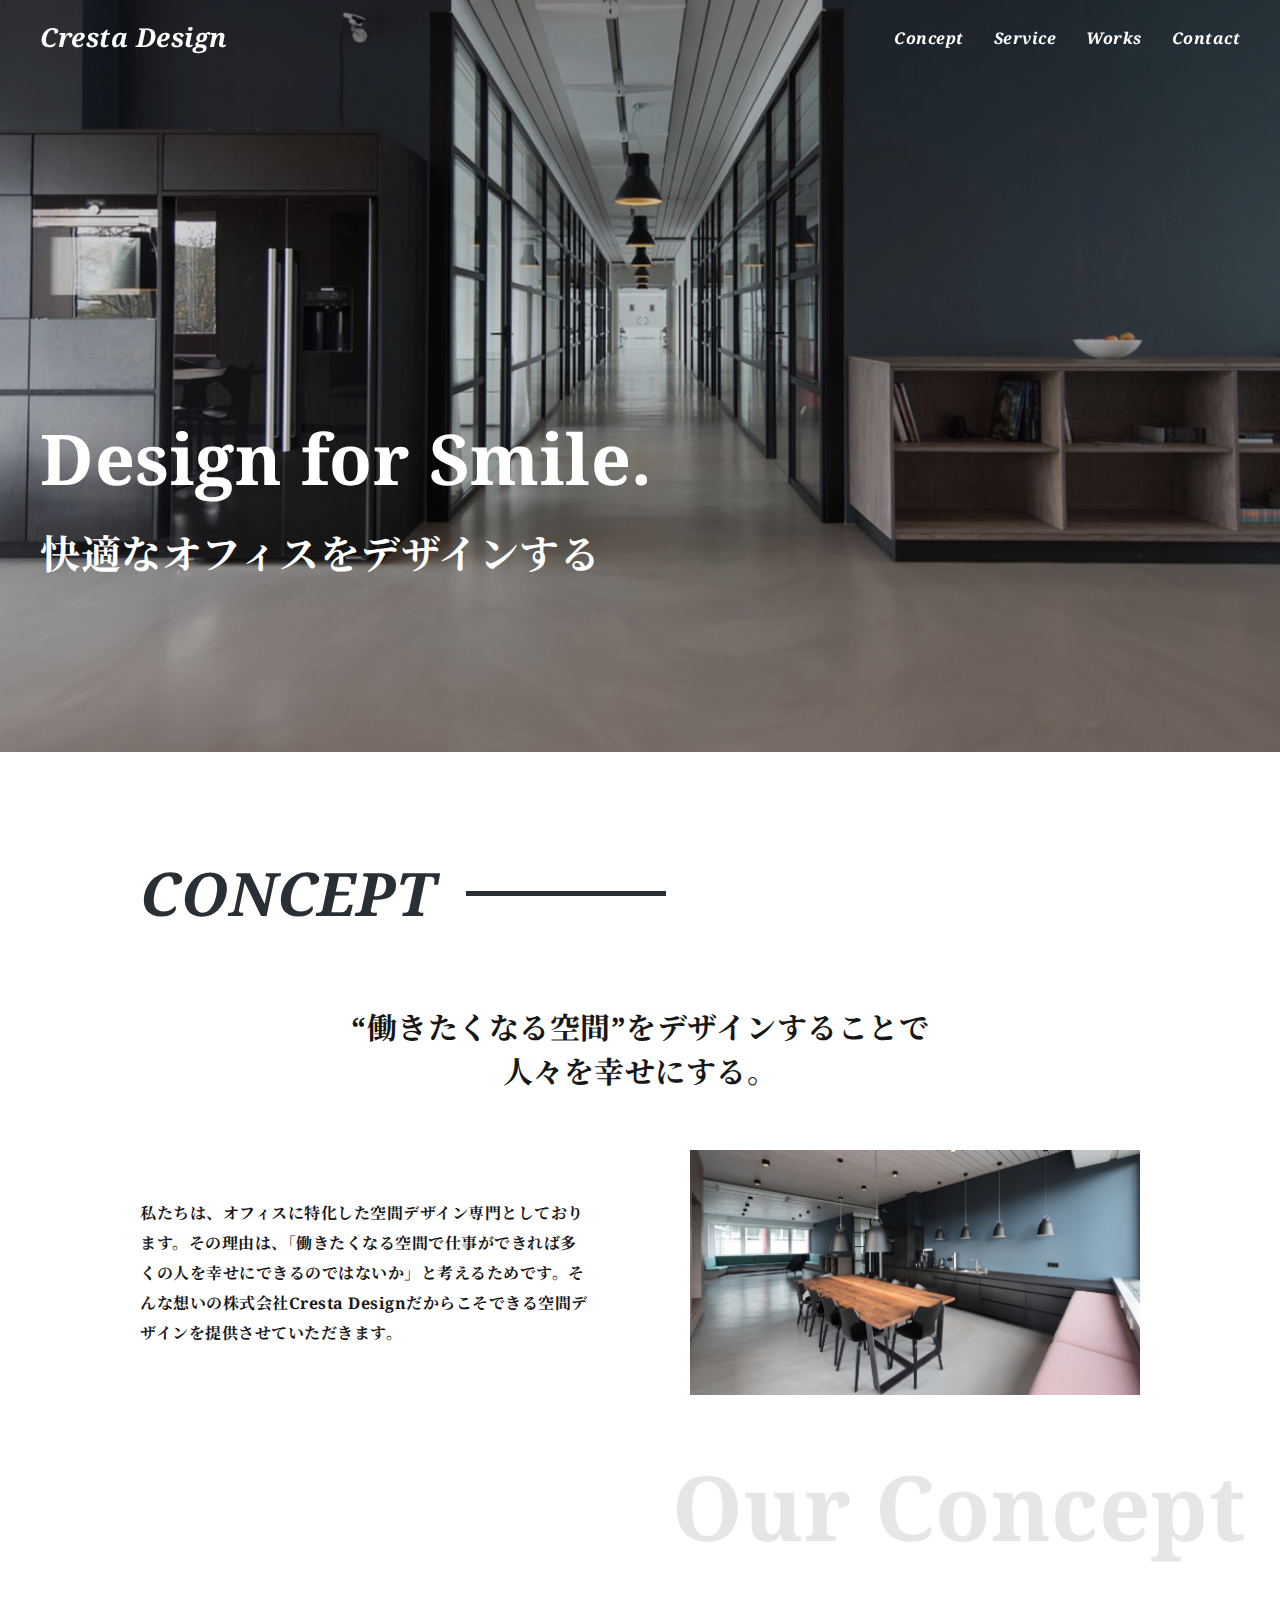
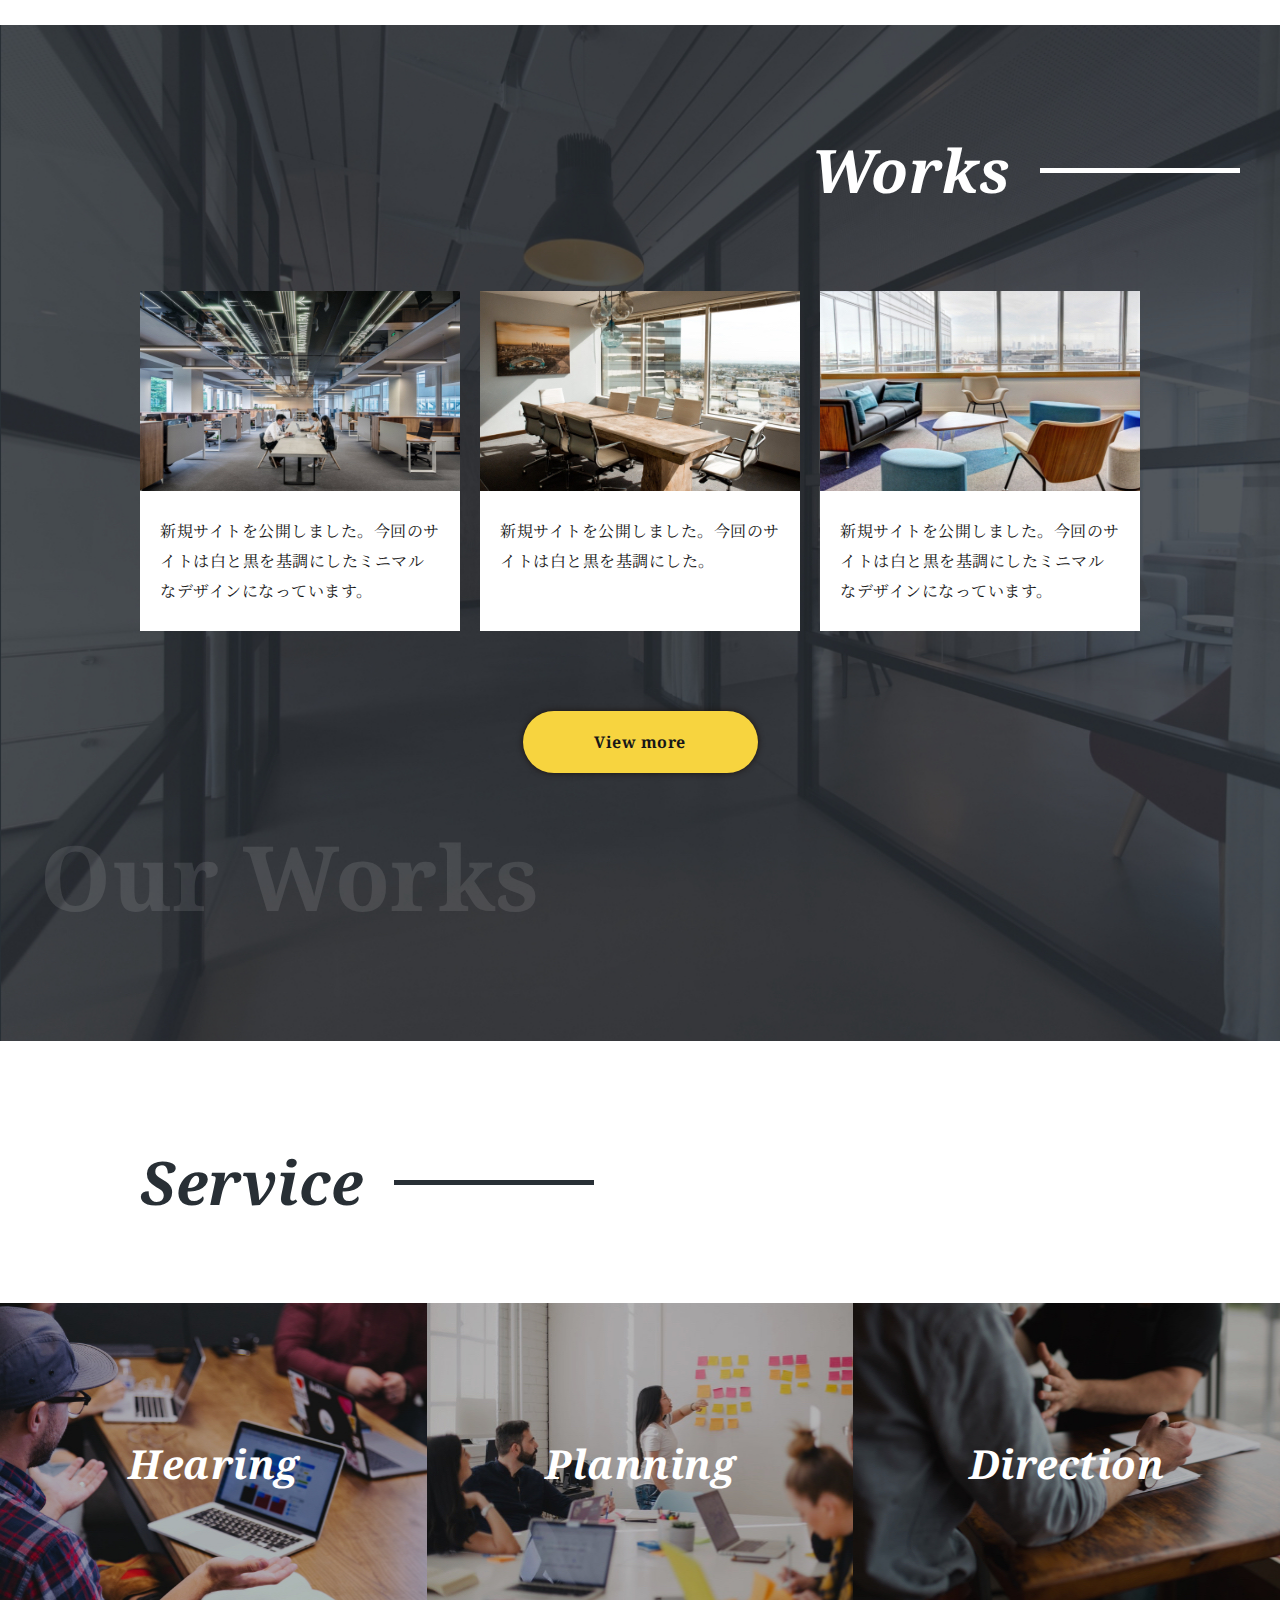
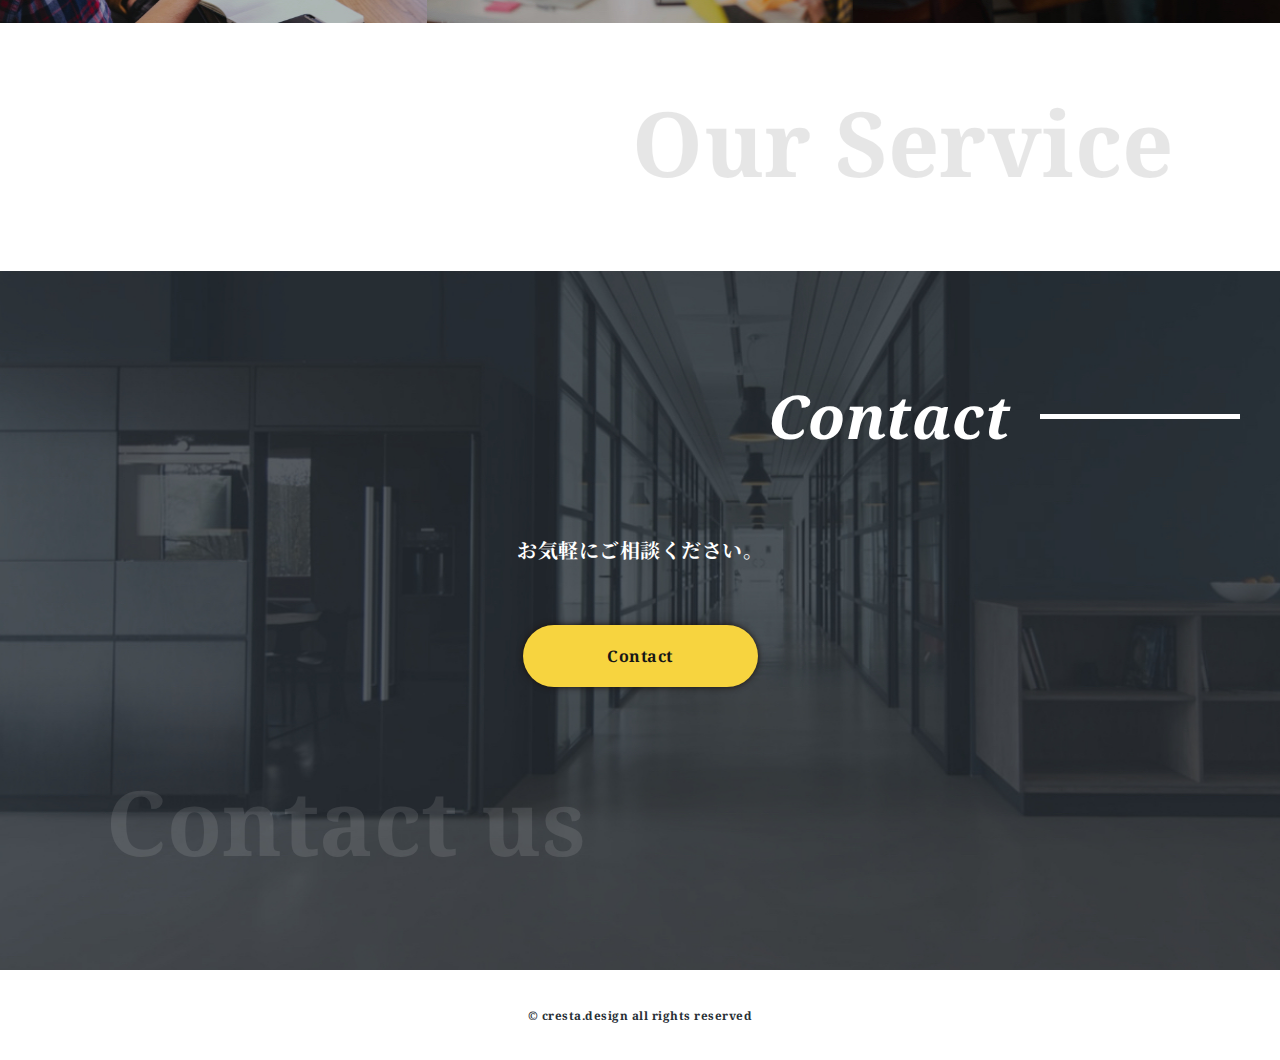
<file: index.html>
<!DOCTYPE html>
<html lang="ja">

<head>
  <meta charset="UTF-8">
  <meta http-equiv="X-UA-Compatible" content="IE=edge">
  <meta name="viewport" content="width=device-width, initial-scale=1.0">
  <title>Cresta Design</title>
  <link rel="stylesheet" href="css/reset.css" />
  <link rel="stylesheet" href="css/style.css" />
  <link
    href="https://fonts.googleapis.com/css?family=Noto+Serif+JP:400,700|Noto+Serif:400,700,700i&display=swap&subset=japanese"
    rel="stylesheet">
</head>

<body id="js-body">

  <header class="header">

    <div id="js-menu" class="menu menu-hamburger">
      <span class="menu-hamburger-line">
        <span class="visuallyhidden">
          メニューを開閉する
        </span>
      </span>
    </div>

    <div class="fv" id="fv">

      <div class="header-inner hidden" id="header">
        <div class="inner header-list">

          <div class="header-title">
            <h1>Cresta Design</h1>
          </div>

          <nav class="header-nav" id="js-nav">
            <ul class="nav-list">
              <li class="nav-list-item" lang="en"><a href="#concept">Concept</a></li>
              <li class="nav-list-item" lang="en"><a href="#service">Service</a></li>
              <li class="nav-list-item" lang="en"><a href="#works">Works</a></li>
              <li class="nav-list-item" lang="en"><a href="#contact">Contact</a></li>
            </ul>
          </nav>

        </div>
      </div>

      <div class="fv-title inner">
        <p>Design for Smile.</p>
      </div>
      <div class="fv-text inner">
        <p>快適なオフィスを<br class="sp-only">デザインする</p>
      </div>

    </div>

  </header>

  <section class="concept" id="concept">

    <div class="section-title innermost">
      <h2 class="section-title-concept" lang="en">Concept</h2>
      <div class="border background-color-black margin-left30 width200"></div>
    </div>

    <div class="consept-sentence innermost">
      <p>“働きたくなる空間”をデザインすることで<br class="pc-only">人々を幸せにする。</p>
    </div>

    <div class="consept-item innermost">
      <div class="consept-item-text">
        <p>私たちは、オフィスに特化した空間デザイン専門としております。その理由は、「働きたくなる空間で仕事ができれば多くの人を幸せにできるのではないか」と考えるためです。そんな想いの株式会社Cresta
          Designだからこそできる空間デザインを提供させていただきます。</p>
      </div>
      <div class="consept-item-img">
        <img src="img/concept-image@2x.jpg" art="オフィスの写真">
      </div>
    </div>

  </section>

  <section class="works" id="works">

    <div class="section-title inner">
      <h2 lang="en">Works</h2>
      <div class="border background-color-white margin-left30 width200"></div>
    </div>

    <div class="works-card innermost">

      <div class="works-card-item">
        <div class="card-item-img">
          <img src="img/card-img01@2x.jpg" alt="オフィスの写真1">
        </div>
        <div class="card-item-text">
          <p>新規サイトを公開しました。今回のサイトは白と黒を基調にしたミニマルなデザインになっています。</p>
        </div>
      </div>

      <div class="works-card-item">
        <div class="card-item-img">
          <img src="img/card-img02@2x.jpg" alt="オフィスの写真2">
        </div>
        <div class="card-item-text">
          <p>新規サイトを公開しました。今回のサイトは白と黒を基調にした。</p>
        </div>
      </div>

      <div class="works-card-item">
        <div class="card-item-img">
          <img src="img/card-img03@2x.jpg" alt="オフィスの写真3">
        </div>
        <div class="card-item-text">
          <p>新規サイトを公開しました。今回のサイトは白と黒を基調にしたミニマルなデザインになっています。</p>
        </div>
      </div>

    </div>

    <div class="link">
      <a class="link-button link-button-yellow" href="#">View more</a>
    </div>

  </section>

  <section class="service" id="service">

    <div class="section-title innermost">
      <h2 lang="en">Service</h2>
      <div class="border background-color-black margin-left30 width200"></div>
    </div>

    <ul class="service-card">
      <li class="service-card-list">
        <a href="#">Hearing</a>
      </li>
      <li class="service-card-list">
        <a href="#">Planning</a>
      </li>
      <li class="service-card-list">
        <a href="#">Direction</a>
      </li>
    </ul>

  </section>

  <section class="contact" id="contact">

    <div class="section-title inner">
      <h2 lang="en">Contact</h2>
      <div class="border background-color-white margin-left30 width200"></div>
    </div>

    <div class="contact-text">
      <p>お気軽にご相談ください。</p>
    </div>

    <div class="link">
      <a class="link-button link-button-yellow" href="contact.html">Contact</a>
    </div>

  </section>

  <footer class="footer">
    <p lang="en"><small>&copy; cresta.design all rights reserved</small></p>
  </footer>

  <script src="./js/menu.js"></script>
  <script src="./js/header.js"></script>
  <script src="./js/slide.js"></script>

</body>

</html>
</file>
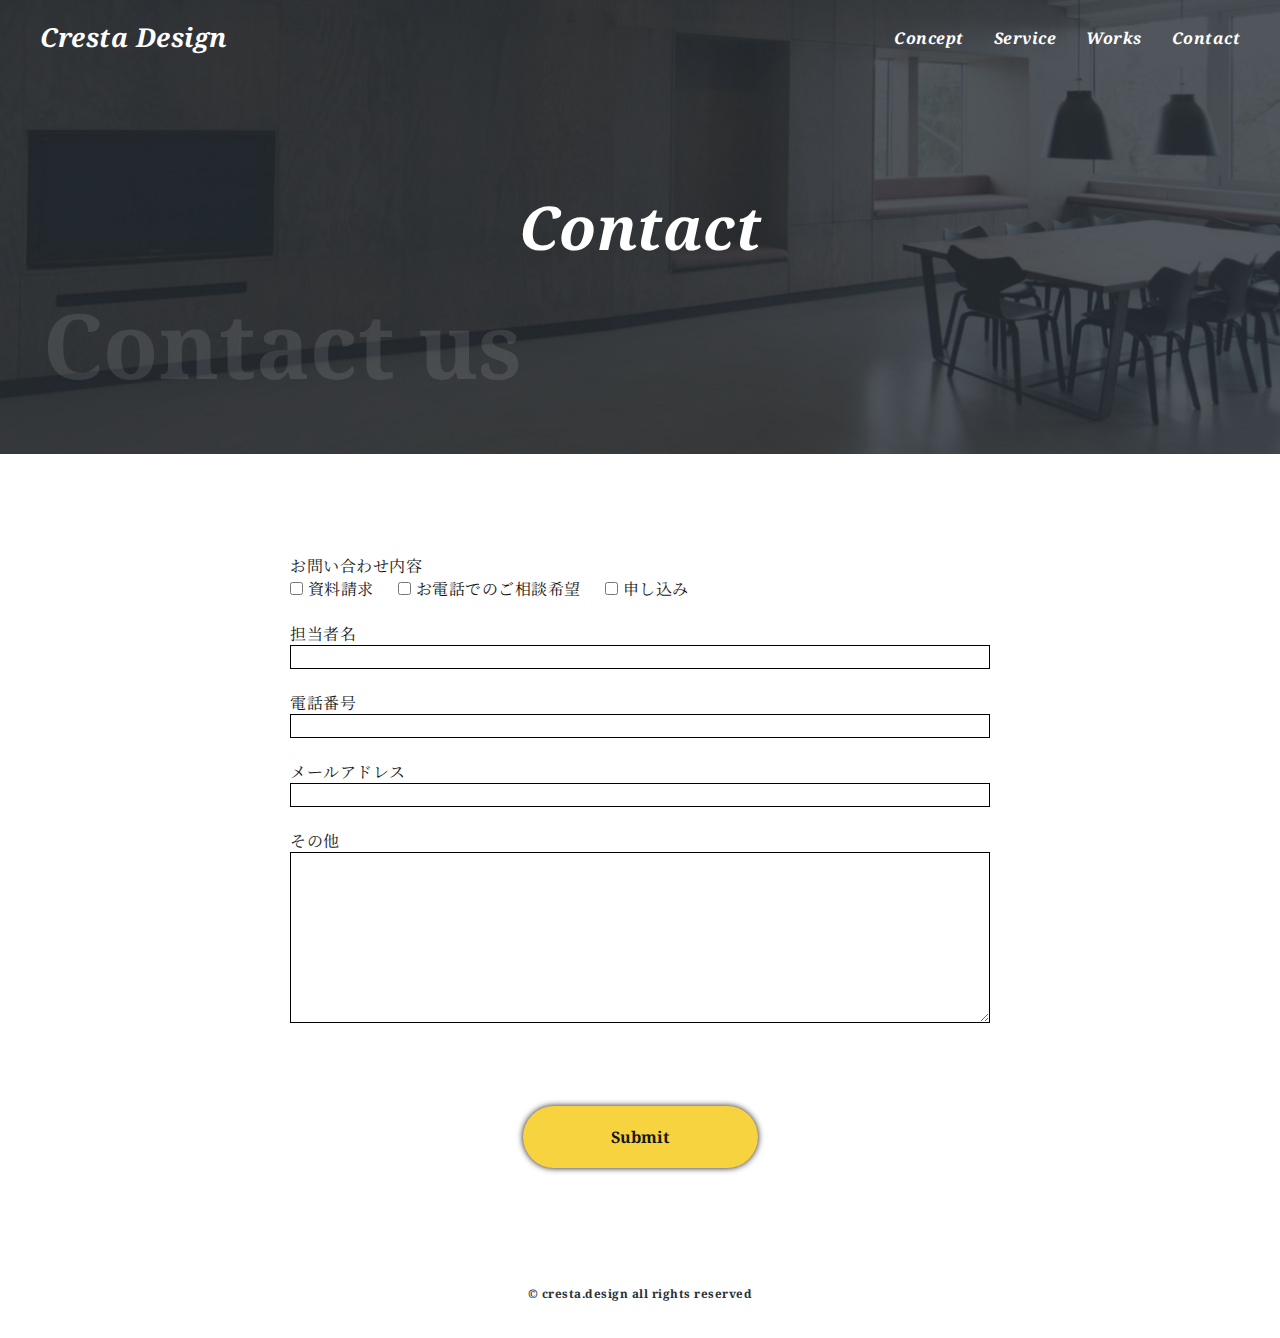
<file: contact.html>
<!DOCTYPE html>
<html lang="ja">

<head>
  <meta charset="UTF-8">
  <meta http-equiv="X-UA-Compatible" content="IE=edge">
  <meta name="viewport" content="width=device-width, initial-scale=1.0">
  <title>Cresta Design</title>
  <link rel="stylesheet" href="css/reset.css" />
  <link rel="stylesheet" href="css/contact.css" />
  <link
    href="https://fonts.googleapis.com/css?family=Noto+Serif+JP:400,700|Noto+Serif:400,700,700i&display=swap&subset=japanese"
    rel="stylesheet">
</head>


<body id="js-body">

  <header class="header">

    <div class="header-wrapper">

      <div id="js-menu" class="menu menu-hamburger">
        <span class="menu-hamburger-line">
          <span class="visuallyhidden">
            メニューを開閉する
          </span>
        </span>
      </div>

    <div class="contact">

      <div class="header-inner-contact hidden" id="header">
        <div class="inner header-list">
          <div class="header-title">
            <h1>Cresta Design</h1>
          </div>

          <nav class="header-nav" id="js-nav">
            <ul class="nav-list">
              <li class="nav-list-item" lang="en"><a href="index.html#concept">Concept</a></li>
              <li class="nav-list-item" lang="en"><a href="index.html#service">Service</a></li>
              <li class="nav-list-item" lang="en"><a href="index.html#works">Works</a></li>
              <li class="nav-list-item" lang="en"><a href="contact.html">Contact</a></li>

            </ul>
          </nav>
        </div>
      </div>

        <h2 class="contact-title" lang="en">Contact</h2>
    
    </div>
  </div>
  </header>

  <form action="#" class="form">

    <div class="inquiry">
      <p>お問い合わせ内容</p>
      <label><input type="checkbox" name="contact" value="document"> 資料請求</label>

      <label><input type="checkbox" name="contact" value="consultation"> お電話でのご相談希望</label>

      <label><input type="checkbox" name="contact" value="application"> 申し込み</label>

    </div>



    <div class="contact-part">
      <label for="name">担当者名</label>
      <input type="text" id="name" name="name">
    </div>

    <div class="contact-part">
      <label for="tel">電話番号</label>
      <input type="tel" id="tel" name="your-tel">
    </div>

    <div class="contact-part">
      <label for="email">メールアドレス</label>
      <input type="email" id="email" name="your-email">
    </div>

    <div class="contact-part">
      <label for="comment">その他</label>
      <textarea name="comment" cols="30" rows="10"></textarea>
    </div>

    <div class="contact-part-submit">
      <input type="submit" value="Submit" class="link-button link-button-yellow">
    </div>
  </form>


  <footer>
    <div class="footer">
      <p lang="en"><small>&copy; cresta.design all rights reserved</small></p>
    </div>
  </footer>

  <script src="./js/menu.js"></script>

 
</body>

</html>
</file>
<file: css/style.css>
/* 共通 */

html {
  font-size: 62.5%;
  letter-spacing: 0.05em;
  color: #171717;
}

a {
  text-decoration: none;
}

body {
  font-family: "Noto Serif", "Noto Serif JP", serif;
  word-break: break-all;
}

*,
*:before,
*:after {
  -webkit-box-sizing: border-box;
  box-sizing: border-box;
}

/* ヘッダー */
.inner {
  max-width: 1200px;
  margin: 0 auto;
}

/* ヘッダー色変更 */
.header-inner {
  background-color: #282f35;
  transition: all 0.5s;
  width: 100%;
  position: fixed;
  left: 0;
  right: 0;
  z-index: 100;
}

.hidden {
  background: none;
  transition: all 0.5s ease;
}

.header-list {
  display: flex;
  justify-content: space-between;
  align-items: center;
  margin: 0 auto;
  padding: 20px 0;
}

.header-title h1 {
  font-size: 2.6rem;
  line-height: 1.375;
  font-weight: bold;
  font-style: italic;
  color: #fff;
}

.nav-list {
  display: flex;
  justify-content: space-between;
  align-items: center;
}

.nav-list-item {
  font-size: 1.6rem;
  line-height: 1.375;
  font-weight: bold;
  font-style: italic;
  margin-right: 30px;
  text-align: center;
}

.nav-list-item:hover {
  opacity: 0.8;
}

.nav-list-item a {
  color: #fff;
}

.nav-list-item:last-child {
  margin-right: 0px;
}

.fv {
  background-image: url(../img/fv-bgi_01@2x.jpg);
  padding-bottom: 173px;
  background-repeat: no-repeat;
  background-position: center;
  background-size: cover;
  transition: all  1s ease;
}

.fv-title {
  color: #fff;
  font-size: 7rem;
  font-weight: bold;
  padding-top: 410px;
}

.fv-text {
  color: #fff;
  font-size: 4rem;
  line-height: 1.25;
  margin-top: 23px;
  font-weight: bold;
}

.sp-only {
  display: none;
}


/* コンセプト */

.innermost {
  max-width: 1000px;
  margin: 0 auto;
}
.section-title {
  display: flex;
  align-items: center;
  padding-top: 100px;
  color: #282F35;
}

.section-title h2 {
  font-size: 6rem;
  font-weight: bold;
  font-style: italic;
}

.border {
  height: 5px;
}

.background-color-black {
  background: #282F35;
}
  
.margin-left30 {
  margin-left: 30px;
}

.width200 {
  width: 200px;
}

.consept-sentence {
  font-size: 3rem;
  font-weight: bold;
  text-align: center;
  margin-top: 70px;
}


.consept-item {
  display: flex;
  align-items: center;
  justify-content: space-between;
  margin: 58px auto 230px;
  position: relative;
}

.consept-item-text {
  width: 45%;
  font-size: 1.6rem;
  font-weight: bold;
  line-height: 1.875;
}

.consept-item-img {
  width: 45%;
}

/* 追加 */
.consept-item:after {
  content: "Our Concept";
  font-size: 9rem;
  color: #171717;
  opacity: 0.1;
  font-weight: bold;
  position: absolute;
  top: 120%;
  right: -10.5%;
}

.consept-item-img img {
  width: 100%;
  vertical-align: bottom;
}

.section-title-concept {
  text-transform: uppercase;
}

/* ワークス */
.works {
  background-image: url(../img/works-bgi@2x.jpg);
  background-size: cover;
  min-height: 100vh;
  padding-bottom: 265px;
}

.section-title.inner {
  justify-content: flex-end;
  padding-top: 104px;
  color: #fff;
}

.background-color-white {
  background: #fff;
}

.works-card {
  display: flex;
  margin-top: 79.6px;
  margin-bottom: 80px;
  position: relative;
}

.works-card:after {
  content: "Our Works";
  font-size: 9rem;
  color: #fff;
  opacity: 0.1;
  font-weight: bold;
  position: absolute;
  top: 154%;
  left: -10%;
}

.works-card-item {
  width: 32%;
  margin-right: 2%;
  display: inline-flex;
  flex-direction: column;
}

.works-card-item:last-child {
  margin-right: 0;
}

.card-item-img img {
  vertical-align: bottom;
  width: 100%;
}

.card-item-text {
  background-color: #fff;
  font-size: 1.6rem;
  line-height: 1.875;
  padding: 25px 20px 25px 20px;
  flex-grow: 1;
  color: #141414;
}

.link {
  text-align: center;
}

.link-button {
  font-size: 1.6rem;
  padding: 20px 70px;
  border-radius: 50px;
  color: #171717;
  font-weight: bold;
  outline: none;
  border: none;
  cursor: pointer;
  display: inline-block;
  overflow: hidden;
  white-space: nowrap;
  text-overflow: ellipsis;
  width: 235px;
}

.link-button:hover {
  opacity: 0.8;
}

.link-button-yellow {
  background-color: #f7d43f;
  box-shadow: 0 0 6px 0 #1b1310;
}

/* サービス */
.service {
  position: relative;
  margin-bottom: 248px;
}

.service:after {
  content: "Our Service";
  font-size: 9rem;
  color: #171717;
  opacity: 0.1;
  font-weight: bold;
  position: absolute;
  top: 110%;
  right: 8.3%;
}

.service-card {
  margin-top: 80px;
  display: flex;
  justify-content: space-between;
}

.service-card-list:first-child {
  background-image: url(../img/service-img01@2x.jpg);
  height: 320px;
  width: 33.333%;
  display: flex;
  justify-content: center;
  align-items: center;
  background-size: cover;
}

.service-card-list:nth-child(2) {
  background-image: url(../img/service-img02@2x.jpg);
  height: 320px;
  width: 33.333%;
  display: flex;
  justify-content: center;
  align-items: center;
  background-size: cover;
}

.service-card-list:last-child {
  background-image: url(../img/sevice-img03@2x.jpg);
  height: 320px;
  width: 33.333%;
  display: flex;
  justify-content: center;
  align-items: center;
  background-size: cover;
}

.service-card-list a {
  color: #fff;
  font-size: 4rem;
  font-weight: bold;
  font-style: italic;
}

.service-card-list:hover {
  filter: brightness(70%);
}

/* コンタクト */
.contact {
  background-image: url(../img/contact-bgi@2x.jpg);
  background-size: cover;
  padding-bottom: 280px;
  position: relative;
}

.contact:after {
  content: "Contact us";
  font-size: 9rem;
  color: #fff;
  opacity: 0.1;
  font-weight: bold;
  position: absolute;
  top: 70%;
  left: 8.3%;
}

.contact-text {
  font-size: 2rem;
  font-weight: bold;
  color: #fff;
  text-align: center;
  line-height: 1.375;
  margin-top: 80px;
  margin-bottom: 60px;
}

/* フッター */
.footer {
  text-align: center;
  padding: 30px 0;
  font-size: 1.4rem;
  font-weight: bold;
  line-height: 2.14;
  color:#282F35;
}

/* ハンバーガーメニュー用 */
.visuallyhidden {
  position: absolute;
  white-space: nowrap;
  width: 1px;
  height: 1px;
  overflow: hidden;
  border: 0;
  padding: 0;
  clip: rect(0 0 0 0);
  clip-path: inset(50%); 
  margin: -1px;
}

/* ハンバーガーメニュー */

@media only screen and (max-width: 768px) {
  .header-nav {
    position: fixed;
    width: 100%;
    top: 0;
    left: 100vw;
    background-color: #282f35;
    height: 100vh;
    z-index: 9998;
    transition: 0.6s;
  }

  .header-nav.active {
    left: 0;
  }

  .header-nav ul {
    display: block;
    text-align: center;
    position: absolute;
    top: 50%;
    left: 50%;
    transform: translate(-50%, -50%);
  }

  .nav-list-item {
    width: 208px;
    text-align: center;
    margin: 0 auto;
  }

  .nav-list-item a {
    color: #fff;
    font-size: 1.6rem;
    font-weight: bold;
    display: block;
    padding: 20px 0;
  }


.menu {
  position: relative;
  display: inline-block;
  text-decoration: none;
  -webkit-appearance: none;
  -moz-appearance: none;
  appearance: none;
  border: none;
  background-color: transparent;
  cursor: pointer;
}


.menu-hamburger {
  position: absolute;
  right: 15px;
  top: 13px;
  width: 48px;
  height: 48px;
  z-index: 99999;
  outline: none;
  -webkit-transition: all .3s ease-in-out;
    transition: all .3s ease-in-out;
}

.menu-hamburger-line {
  position: absolute;
  top: 0;
  right: 0;
  bottom: 0;
  left: 0;
  margin: auto;
  width: 30px;
  height: 4px;
  background-color: #fff;
  -webkit-transition: inherit;
          transition: inherit;
}
.menu-hamburger-line:before,
.menu-hamburger-line:after {
  position: absolute;
  display: block;
  width: 100%;
  height: 100%;
  background-color: inherit;
  content: '';
  -webkit-transition: inherit;
          transition: inherit;
}
.menu-hamburger-line:before {
  top: -15px;
}
.menu-hamburger-line:after {
  top: 15px;
}


.menu-hamburger.active .menu-hamburger-line {
  background-color: transparent;
}

.menu-hamburger.active .menu-hamburger-line:before,
.menu-hamburger.active .menu-hamburger-line:after {
  top: 0;
  -webkit-transform: rotate(-45deg);
      -ms-transform: rotate(-45deg);
          transform: rotate(-45deg);
  background-color: #fff;
}
.menu-hamburger.active .menu-hamburger-line:before {
  top: 0;
  -webkit-transform: rotate(45deg);
      -ms-transform: rotate(45deg);
          transform: rotate(45deg);
}
}

/* SP版 */
/* ヘッダーSP */
@media only screen and (max-width: 768px) {
  /* ヘッダー */
  .header-title h1 {
    margin: 0 15px;
  }

  .header-inner {
    position: relative;
  }

  .fv {
    padding-bottom: 152px;
  }

  .fv-title {
    margin: 0 15px;
    font-size: 9.8vw;
    text-align: center;
    padding-top: 202px;
  }

  .fv-text {
    margin: 0 15px;
    font-size: 8vw;
    text-align: center;
    margin-top: 53px;
  }

  /* コンセプト */
  .section-title h2 {
    margin: 0 15px;
    font-size: 3rem;
  }

  .border {
    /* 線の幅 */
    width: 90px;
  }

  .consept-sentence {
    margin: 0 15px;
    font-size: 2rem;
    margin-top: 52px;
    line-height: 1.5;
  }

  .sp-only {
    display: inline;
  }

  .pc-only {
    display: none;
  }

  .consept-item {
    display: block;
    margin-top: 31px;
    margin-bottom: 120px;
  }

  .consept-item-text {
    padding: 0 15px;
    width: 100%;
  }

  .consept-item-img {
    margin-top: 30px;
    padding: 0 15px;
    min-width: 100%;
  }

  /* 追加 */
  .consept-item:after {
    font-size: 4rem;
    top: 106%;
    right: 4%;
  }

  /* ワークス */
  .works {
    padding-bottom: 160px;
  }

  .section-title.inner{
    padding-right: 15px;
  }

  .border-white {
    margin-right: 15px;
    /* 線の幅 */
    width: 100px;

    /* 線の太さ */
    height: 5px;
  }

  .works-card {
    display: block;
    margin-top: 51px;
    margin-bottom: 50px;
  }

  .works-card-item {
    margin-right: 0;
  }

  .works-card:after {
    font-size: 4rem;
    top: 113%;
    left: 4%;
  }

  .works-card-item {
    width: 100%;
    padding: 30px 28px;
  }

  /* サービス */
  .service {
    margin-bottom: 154px;
  }
  .service:after {
    font-size: 4rem;
    top: 105%;
    right: 4%;
  }

  .service-card {
    display: block;
  }

  .service-card-list:first-child {
    height: 250px;
    width: 100%;
    display: flex;
    justify-content: center;
    align-items: center;
  }

  .service-card-list:nth-child(2) {
    margin-top: 30px;
    height: 250px;
    width: 100%;
    display: flex;
    justify-content: center;
    align-items: center;
  }

  .service-card-list:last-child {
    margin-top: 30px;
    height: 250px;
    width: 100%;
    display: flex;
    justify-content: center;
    align-items: center;
  }

  .service-card-list a {
    font-size: 2rem;
  }

  /* コンタクト */
  .contact {
    padding-bottom: 160px;
  }

  .contact:after {
    font-size: 4rem;
    top: 80%;
    left: 4%;
  }
  .contact-text {
    margin-bottom: 50px;
  }

}
</file>
<file: css/contact.css>
/* 共通 */

html {
  font-size: 62.5%;
  letter-spacing: 0.05em;
  color: #171717;
}

a {
  text-decoration: none;
}

body {
  font-family: "Noto Serif", "Noto Serif JP", serif;
  word-break: break-all;
}

*,
*:before,
*:after {
  -webkit-box-sizing: border-box;
  box-sizing: border-box;
}

/* コンタクトページ */
/* ヘッダー */
/* ヘッダー */
.inner {
  max-width: 1200px;
  margin: 0 auto;
}

/* ヘッダー色変更 */
.header-inner {
  background-color: #282f35;
  transition: all 0.5s;
  width: 100%;
  position: fixed;
  left: 0;
  right: 0;
  z-index: 100;
}

.hidden {
  background: none;
  transition: all 0.5s ease;
}

.header-list {
  display: flex;
  justify-content: space-between;
  align-items: center;
  margin: 0 auto;
  padding: 20px 0;
}

.header-title h1 {
  font-size: 2.6rem;
  line-height: 1.375;
  font-weight: bold;
  font-style: italic;
  color: #fff;
}

.nav-list {
  display: flex;
  justify-content: space-between;
  align-items: center;
}

.nav-list-item {
  font-size: 1.6rem;
  line-height: 1.375;
  font-weight: bold;
  font-style: italic;
  margin-right: 30px;
  text-align: center;
}

.nav-list-item:hover {
  opacity: 0.8;
}

.nav-list-item a {
  color: #fff;
}

.nav-list-item:last-child {
  margin-right: 0px;
}

.header-inner-contact {
  width: 100%;
}

.header-wrapper {
  margin-bottom: 100px;
}

.contact {
  background-image: url(../img/contact-page-bgi@2x.jpg);
  padding-bottom: 378px;
  background-repeat: no-repeat;
  background-position: center;
  background-size: cover;
  position: relative;
}

.contact:after {
  content: "Contact us";
  font-size: 9rem;
  color: #fff;
  opacity: 0.1;
  font-weight: bold;
  position: absolute;
  top: 62.4%;
  left: 3.33%;
}

.contact-title {
  font-size: 6rem;
  font-weight: bold;
  font-style: italic;
  color: #fff;
  position: absolute;
  top: 50%;
  left: 50%;
  transform: translateY(-50%) translateX(-50%);
}

.form {
  max-width: 700px;
  margin: 0 auto;
  margin-bottom: 80px;
}

.inquiry {
  font-size: 1.6rem;
}

.inquiry label {
  margin-right: 20px;
  color: #141414;
}

.contact-part label {
  margin-top: 22px;
  display: block;
  font-size: 1.6rem;
}

.contact-part input {
  font-size: 1.6rem;
  border: 1px #000 solid;
  width: 100%;
}

textarea {
  font-size: 1.6rem;
  border: 1px #000 solid;
  width: 100%;
  height: 171px;
  margin-bottom: 80px;
}

.contact-part-submit {
  text-align: center;
}

.link-button {
  font-size: 1.6rem;
  padding: 20px 70px;
  border-radius: 50px;
  color: #171717;
  font-weight: bold;
  outline: none;
  border: none;
  cursor: pointer;
  display: inline-block;
  overflow: hidden;
  white-space: nowrap;
  text-overflow: ellipsis;
  width: 235px;
}

.link-button:hover {
  opacity: 0.8;
}

.link-button-yellow {
  background-color: #f7d43f;
  box-shadow: 0 0 6px 0 #1b1310;
}


/* フッター */
.footer {
  text-align: center;
  padding: 30px 0;
  font-size: 1.4rem;
  font-weight: bold;
  line-height: 2.14;
  color:#282F35;
}

/* ハンバーガーメニュー用 */
.visuallyhidden {
  position: absolute;
  white-space: nowrap;
  width: 1px;
  height: 1px;
  overflow: hidden;
  border: 0;
  padding: 0;
  clip: rect(0 0 0 0);
  clip-path: inset(50%); 
  margin: -1px;
}


/* コンタクトページ SP版 */
@media only screen and (max-width: 768px) {

  .header-title h1 {
    margin: 0 15px;
  }

  .contact:after {
    font-size: 4rem;
    top: 71.1%;
    left: 4%;
  }

  .contact-title {
    font-size: 3rem;
  }

  .header-inner-contact {
    margin: 0 15px;
  }

  .form {
    margin: 0 15px;
  }

  .inquiry p {
    margin-bottom: 8px;
  }

  .inquiry label {
    display: block;
    line-height: 1.3125;
    margin-top: 5px;
  }
}

/* ハンバーガーメニュー */

@media only screen and (max-width: 768px) {
  .header-nav {
    position: fixed;
    width: 100%;
    top: 0;
    left: 100vw;
    background-color: #282f35;
    height: 100vh;
    z-index: 9998;
    transition: 0.6s;
  }

  .header-nav.active {
    left: 0;
  }

  .header-nav ul {
    display: block;
    text-align: center;
    position: absolute;
    top: 50%;
    left: 50%;
    transform: translate(-50%, -50%);
  }

  .nav-list-item {
    width: 208px;
    text-align: center;
    margin: 0 auto;
  }

  .nav-list-item a {
    color: #fff;
    font-size: 1.6rem;
    font-weight: bold;
    display: block;
    padding: 20px 0;
  }


.menu {
  position: relative;
  display: inline-block;
  text-decoration: none;
  -webkit-appearance: none;
  -moz-appearance: none;
  appearance: none;
  border: none;
  background-color: transparent;
  cursor: pointer;
}


.menu-hamburger {
  position: absolute;
  right: 15px;
  top: 13px;
  width: 48px;
  height: 48px;
  z-index: 99999;
  outline: none;
  -webkit-transition: all .3s ease-in-out;
    transition: all .3s ease-in-out;
}

.menu-hamburger-line {
  position: absolute;
  top: 0;
  right: 0;
  bottom: 0;
  left: 0;
  margin: auto;
  width: 30px;
  height: 4px;
  background-color: #fff;
  -webkit-transition: inherit;
          transition: inherit;
}
.menu-hamburger-line:before,
.menu-hamburger-line:after {
  position: absolute;
  display: block;
  width: 100%;
  height: 100%;
  background-color: inherit;
  content: '';
  -webkit-transition: inherit;
          transition: inherit;
}
.menu-hamburger-line:before {
  top: -15px;
}
.menu-hamburger-line:after {
  top: 15px;
}


.menu-hamburger.active .menu-hamburger-line {
  background-color: transparent;
}

.menu-hamburger.active .menu-hamburger-line:before,
.menu-hamburger.active .menu-hamburger-line:after {
  top: 0;
  -webkit-transform: rotate(-45deg);
      -ms-transform: rotate(-45deg);
          transform: rotate(-45deg);
  background-color: #fff;
}
.menu-hamburger.active .menu-hamburger-line:before {
  top: 0;
  -webkit-transform: rotate(45deg);
      -ms-transform: rotate(45deg);
          transform: rotate(45deg);
}

}
</file>
